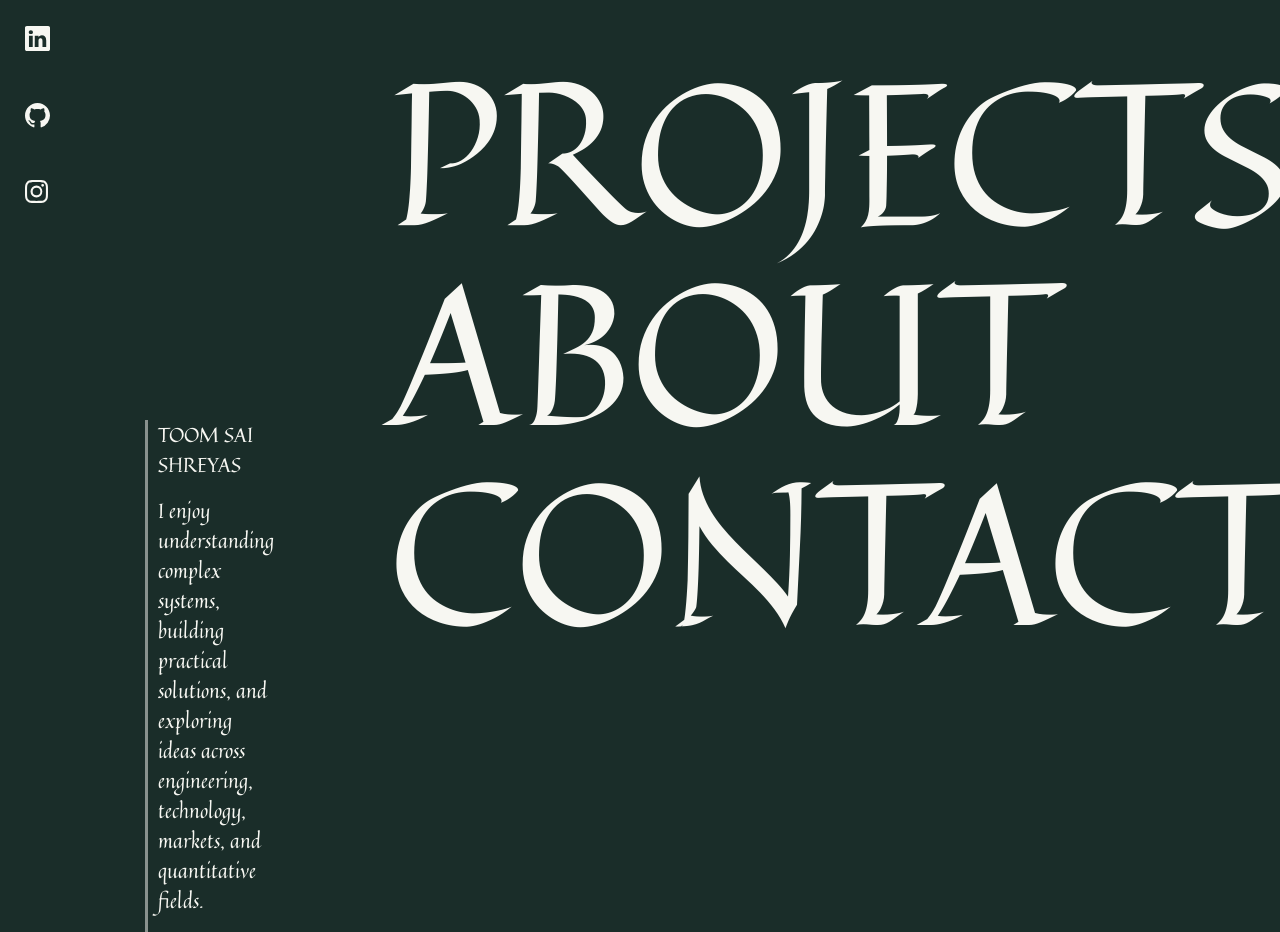
<file: index.html>
<!DOCTYPE html>
<html lang="en">

<head>
    <meta charset="UTF-8">
    <meta name="viewport" content="width=device-width, initial-scale=1.0">
    <link rel="preconnect" href="https://fonts.googleapis.com">
    <link rel="preconnect" href="https://fonts.gstatic.com" crossorigin>
    <link href="https://fonts.googleapis.com/css2?family=Quintessential&family=Raleway:wght@700&display=swap"
        rel="stylesheet">
    <link rel="stylesheet" href="https://cdn.jsdelivr.net/npm/bootstrap@4.5.3/dist/css/bootstrap.min.css"
        integrity="sha384-TX8t27EcRE3e/ihU7zmQxVncDAy5uIKz4rEkgIXeMed4M0jlfIDPvg6uqKI2xXr2" crossorigin="anonymous">
    <link rel="stylesheet" href="css/home.css">
    <link rel="apple-touch-icon" sizes="180x180" href="assets/favicon_io/apple-touch-icon.png">
    <link rel="icon" type="image/png" sizes="32x32" href="assets/favicon_io/favicon-32x32.png">
    <link rel="icon" type="image/png" sizes="16x16" href="assets/favicon_io/favicon-16x16.png">
    <link rel="manifest" href="assets/favicon_io/site.webmanifest">
    <title>T Sai Shreyas</title>
</head>

<body>
    <div class="landing d-inline-flex flex-row text-light">
        <nav class="nav flex-column left-bar">
            <a class="nav-link icon LinkedIn" href="https://www.linkedin.com/in/sai-shreyas-602014311" target="_blank">
                <svg xmlns="http://www.w3.org/2000/svg" width="25" height="25" fill="currentColor"
                    class="bi bi-linkedin" viewBox="0 0 16 16">
                    <path
                        d="M0 1.146C0 .513.526 0 1.175 0h13.65C15.474 0 16 .513 16 1.146v13.708c0 .633-.526 1.146-1.175 1.146H1.175C.526 16 0 15.487 0 14.854zm4.943 12.248V6.169H2.542v7.225zm-1.2-8.212c.837 0 1.358-.554 1.358-1.248-.015-.709-.52-1.248-1.342-1.248S2.4 3.226 2.4 3.934c0 .694.521 1.248 1.327 1.248zm4.908 8.212V9.359c0-.216.016-.432.08-.586.173-.431.568-.878 1.232-.878.869 0 1.216.662 1.216 1.634v3.865h2.401V9.25c0-2.22-1.184-3.252-2.764-3.252-1.274 0-1.845.7-2.165 1.193v.025h-.016l.016-.025V6.169h-2.4c.03.678 0 7.225 0 7.225z" />
                </svg>
            </a>
            <a class="nav-link icon github" href="https://github.com/saishreyast-ui" target="_blank">
                <svg xmlns="http://www.w3.org/2000/svg" width="25" height="25" fill="currentColor" class="bi bi-github"
                    viewBox="0 0 16 16">
                    <path
                        d="M8 0C3.58 0 0 3.58 0 8c0 3.54 2.29 6.53 5.47 7.59.4.07.55-.17.55-.38 0-.19-.01-.82-.01-1.49-2.01.37-2.53-.49-2.69-.94-.09-.23-.48-.94-.82-1.13-.28-.15-.68-.52-.01-.53.63-.01 1.08.58 1.23.82.72 1.21 1.87.87 2.33.66.07-.52.28-.87.51-1.07-1.78-.2-3.64-.89-3.64-3.95 0-.87.31-1.59.82-2.15-.08-.2-.36-1.02.08-2.12 0 0 .67-.21 2.2.82.64-.18 1.32-.27 2-.27s1.36.09 2 .27c1.53-1.04 2.2-.82 2.2-.82.44 1.1.16 1.92.08 2.12.51.56.82 1.27.82 2.15 0 3.07-1.87 3.75-3.65 3.95.29.25.54.73.54 1.48 0 1.07-.01 1.93-.01 2.2 0 .21.15.46.55.38A8.01 8.01 0 0 0 16 8c0-4.42-3.58-8-8-8" />
                </svg>
            </a>
            <!-- <a class="nav-link icon Threads" href="#">
                <svg xmlns="http://www.w3.org/2000/svg" width="25" height="25" fill="currentColor" class="bi bi-threads" viewBox="0 0 16 16">
                    <path d="M6.321 6.016c-.27-.18-1.166-.802-1.166-.802.756-1.081 1.753-1.502 3.132-1.502.975 0 1.803.327 2.394.948s.928 1.509 1.005 2.644q.492.207.905.484c1.109.745 1.719 1.86 1.719 3.137 0 2.716-2.226 5.075-6.256 5.075C4.594 16 1 13.987 1 7.994 1 2.034 4.482 0 8.044 0 9.69 0 13.55.243 15 5.036l-1.36.353C12.516 1.974 10.163 1.43 8.006 1.43c-3.565 0-5.582 2.171-5.582 6.79 0 4.143 2.254 6.343 5.63 6.343 2.777 0 4.847-1.443 4.847-3.556 0-1.438-1.208-2.127-1.27-2.127-.236 1.234-.868 3.31-3.644 3.31-1.618 0-3.013-1.118-3.013-2.582 0-2.09 1.984-2.847 3.55-2.847.586 0 1.294.04 1.663.114 0-.637-.54-1.728-1.9-1.728-1.25 0-1.566.405-1.967.868ZM8.716 8.19c-2.04 0-2.304.87-2.304 1.416 0 .878 1.043 1.168 1.6 1.168 1.02 0 2.067-.282 2.232-2.423a6.2 6.2 0 0 0-1.528-.161"/>
                </svg>
            </a> -->
            <a href="https://www.instagram.com/shreyyyy_2006/" class="nav-link icon insta" target="_blank">
                <svg xmlns="http://www.w3.org/2000/svg" width="23" height="25" fill="currentColor"
                    class="bi bi-instagram" viewBox="0 0 16 16">
                    <path
                        d="M8 0C5.829 0 5.556.01 4.703.048 3.85.088 3.269.222 2.76.42a3.9 3.9 0 0 0-1.417.923A3.9 3.9 0 0 0 .42 2.76C.222 3.268.087 3.85.048 4.7.01 5.555 0 5.827 0 8.001c0 2.172.01 2.444.048 3.297.04.852.174 1.433.372 1.942.205.526.478.972.923 1.417.444.445.89.719 1.416.923.51.198 1.09.333 1.942.372C5.555 15.99 5.827 16 8 16s2.444-.01 3.298-.048c.851-.04 1.434-.174 1.943-.372a3.9 3.9 0 0 0 1.416-.923c.445-.445.718-.891.923-1.417.197-.509.332-1.09.372-1.942C15.99 10.445 16 10.173 16 8s-.01-2.445-.048-3.299c-.04-.851-.175-1.433-.372-1.941a3.9 3.9 0 0 0-.923-1.417A3.9 3.9 0 0 0 13.24.42c-.51-.198-1.092-.333-1.943-.372C10.443.01 10.172 0 7.998 0zm-.717 1.442h.718c2.136 0 2.389.007 3.232.046.78.035 1.204.166 1.486.275.373.145.64.319.92.599s.453.546.598.92c.11.281.24.705.275 1.485.039.843.047 1.096.047 3.231s-.008 2.389-.047 3.232c-.035.78-.166 1.203-.275 1.485a2.5 2.5 0 0 1-.599.919c-.28.28-.546.453-.92.598-.28.11-.704.24-1.485.276-.843.038-1.096.047-3.232.047s-2.39-.009-3.233-.047c-.78-.036-1.203-.166-1.485-.276a2.5 2.5 0 0 1-.92-.598 2.5 2.5 0 0 1-.6-.92c-.109-.281-.24-.705-.275-1.485-.038-.843-.046-1.096-.046-3.233s.008-2.388.046-3.231c.036-.78.166-1.204.276-1.486.145-.373.319-.64.599-.92s.546-.453.92-.598c.282-.11.705-.24 1.485-.276.738-.034 1.024-.044 2.515-.045zm4.988 1.328a.96.96 0 1 0 0 1.92.96.96 0 0 0 0-1.92m-4.27 1.122a4.109 4.109 0 1 0 0 8.217 4.109 4.109 0 0 0 0-8.217m0 1.441a2.667 2.667 0 1 1 0 5.334 2.667 2.667 0 0 1 0-5.334" />
                </svg>
            </a>

        </nav>
        <section class="txt">
            <p class="name">TOOM SAI SHREYAS</p>
            <p class="summary">I enjoy understanding complex systems, building practical solutions,
                 and exploring ideas across engineering, technology, markets, and quantitative fields.</p>
        </section>
        <nav class="nav flex-column mid-bar">
            <a class="nav-link page" href="pages/projects.html">PROJECTS</a>
            <a class="nav-link page" href="pages/about.html">ABOUT</a>
            <a class="nav-link page" href="pages/contact.html">CONTACT</a>
        </nav>
    </div>
</body>
</html>
</file>
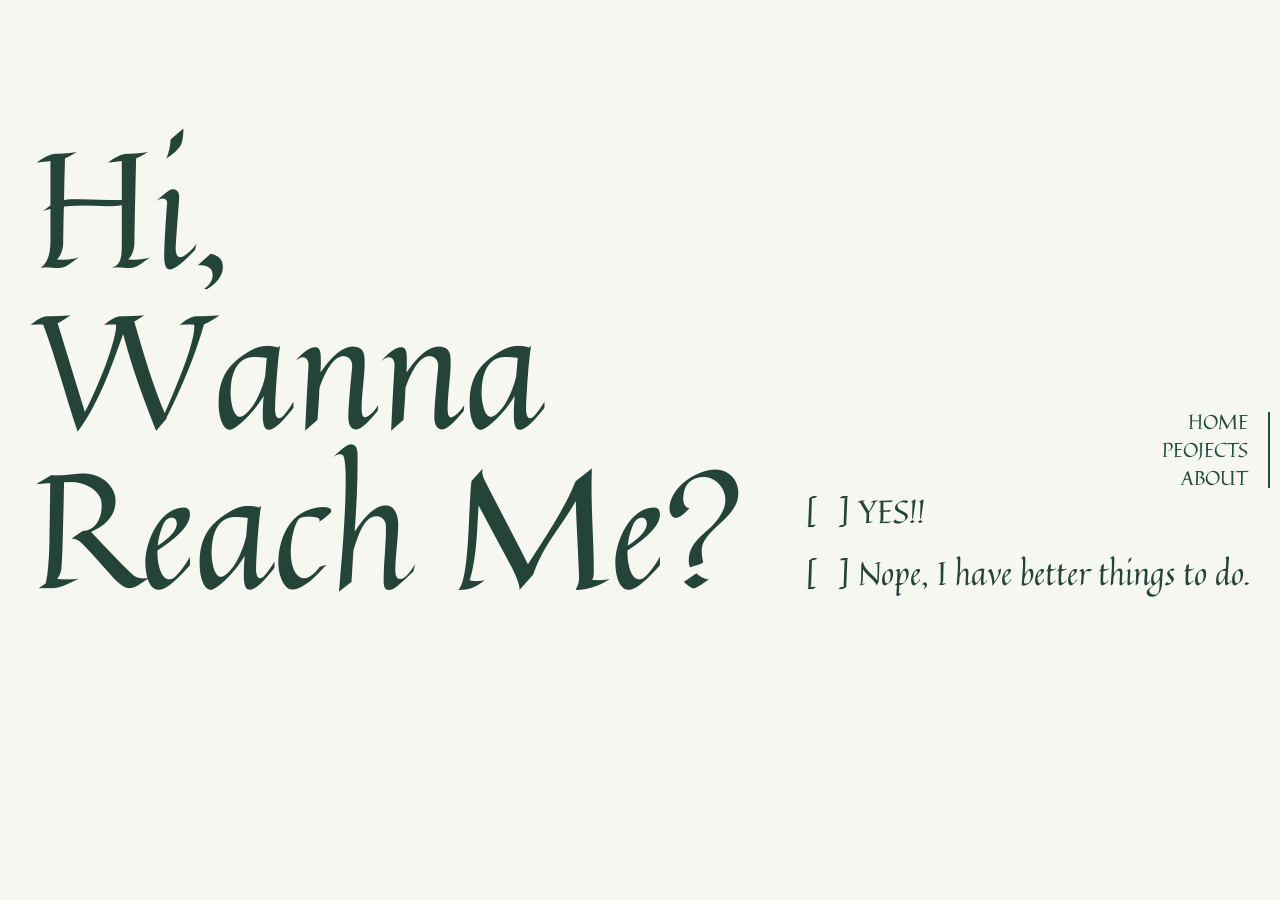
<file: contact.html>
<!DOCTYPE html>
<html lang="en">
<head>
    <meta charset="UTF-8">
    <meta name="viewport" content="width=device-width, initial-scale=1.0">
    <link rel="preconnect" href="https://fonts.googleapis.com">
    <link rel="preconnect" href="https://fonts.gstatic.com" crossorigin>
    <link href="https://fonts.googleapis.com/css2?family=Quintessential&family=Raleway:wght@700&display=swap" rel="stylesheet">
    <link rel="stylesheet" href="https://cdn.jsdelivr.net/npm/bootstrap@4.5.3/dist/css/bootstrap.min.css" integrity="sha384-TX8t27EcRE3e/ihU7zmQxVncDAy5uIKz4rEkgIXeMed4M0jlfIDPvg6uqKI2xXr2" crossorigin="anonymous">
    <link rel="stylesheet" href="contact.css">
    <title>T Sai Shreyas</title>
</head>
<body>
    <div class = "d-inline-flex flex-row">
        <h1>Hi,<br>
            Wanna<br>
            Reach Me?
        </h1>
        <div class = "d-flex flex-column">
            <div class = "response">
                <div class="yes-info">
                    <p>Email: <a href="mailto:saishreyast@gmail.com" target="_blank" class="ref">saishreyast@gmail.com</a><br>
                        Socials: <a href="https://www.linkedin.com/in/sai-shreyas-602014311" class="ref" target = "_blank">LinkedIn</a> / <a href="https://www.instagram.com/shreyyyy_2006/" class="ref" target = "_blank">Instagram</a></p>
                </div>
                <div class="no-info">
                    <p>You said no, that's fine <br>
                       Shreyas definitely won't cry <br>
                       His inbox disagrees <br>
                <span class="indent">- Haiku by ChatGPT</span></p>
                </div>
            </div>
            <div class = "choices d-flex flex-column">
                <button class = "btn yes"><span class ="brackets">[<span class = "x">X</span>]</span> YES!!</button>
                <button class = "btn no"><span class ="brackets">[<span class = "x">X</span>]</span> Nope, I have better things to do.</button>
            </div>
        </div>
        <nav class="side-nav d-flex flex-column">
            <a href="#" class="jump">HOME</a>
            <a href="#" class="jump">PEOJECTS</a>
            <a href="#" class="jump">ABOUT</a>
        </nav>
    </div>
    <script src="contact.js"></script>
</body>
</html>
</file>
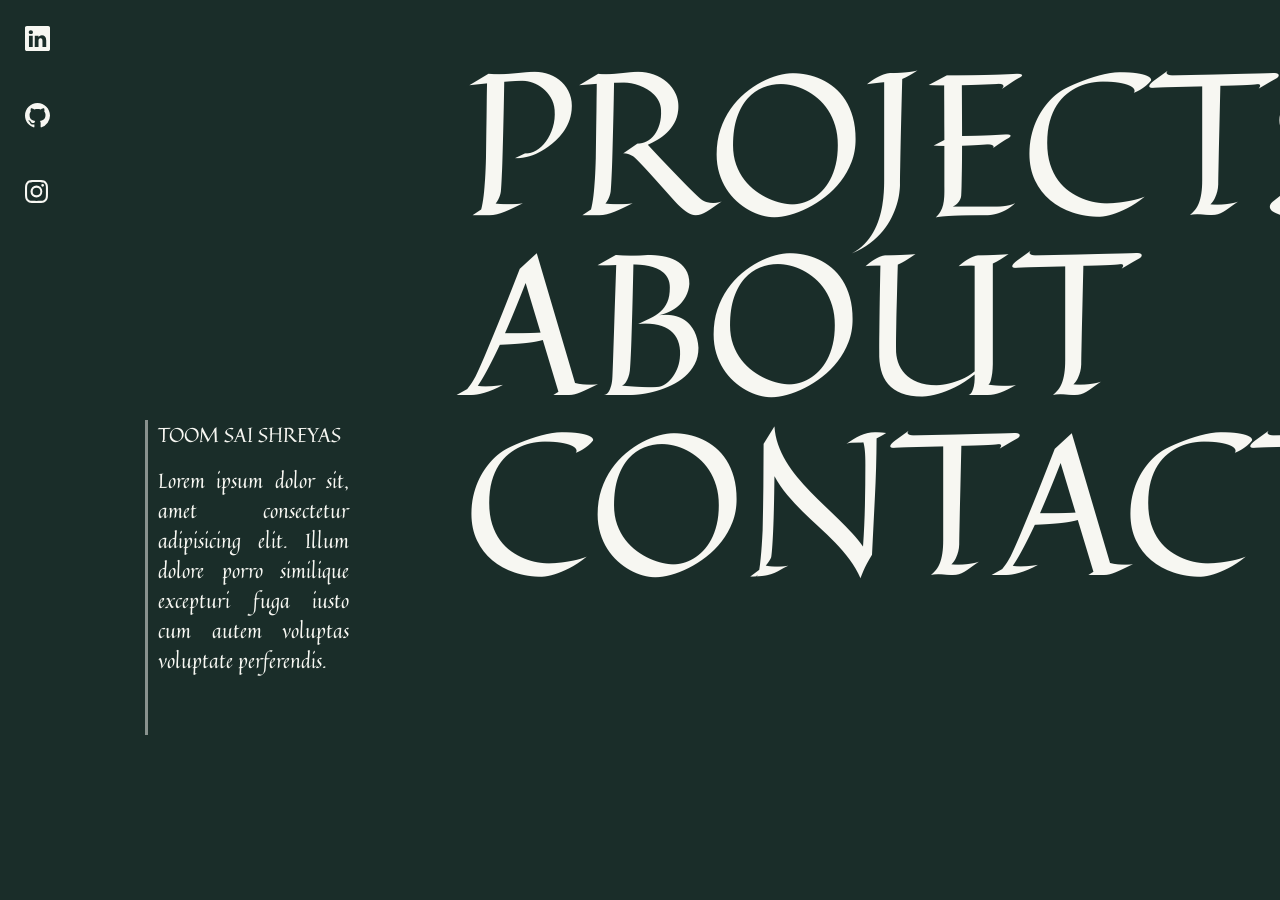
<file: home.html>
<!DOCTYPE html>
<html lang="en">
<head>
    <meta charset="UTF-8">
    <meta name="viewport" content="width=device-width, initial-scale=1.0">
    <link rel="preconnect" href="https://fonts.googleapis.com">
    <link rel="preconnect" href="https://fonts.gstatic.com" crossorigin>
    <link href="https://fonts.googleapis.com/css2?family=Quintessential&family=Raleway:wght@700&display=swap" rel="stylesheet">
    <link rel="stylesheet" href="https://cdn.jsdelivr.net/npm/bootstrap@4.5.3/dist/css/bootstrap.min.css" integrity="sha384-TX8t27EcRE3e/ihU7zmQxVncDAy5uIKz4rEkgIXeMed4M0jlfIDPvg6uqKI2xXr2" crossorigin="anonymous">
    <link rel="stylesheet" href="home.css">
    <title>T Sai Shreyas</title>
</head>
<body>
    <div class="landing d-inline-flex flex-row text-light">
        <nav class="nav flex-column left-bar">
            <a class="nav-link icon LinkedIn" href="https://www.linkedin.com/in/sai-shreyas-602014311" target="_blank">
                <svg xmlns="http://www.w3.org/2000/svg" width="25" height="25" fill="currentColor" class="bi bi-linkedin" viewBox="0 0 16 16">
                    <path d="M0 1.146C0 .513.526 0 1.175 0h13.65C15.474 0 16 .513 16 1.146v13.708c0 .633-.526 1.146-1.175 1.146H1.175C.526 16 0 15.487 0 14.854zm4.943 12.248V6.169H2.542v7.225zm-1.2-8.212c.837 0 1.358-.554 1.358-1.248-.015-.709-.52-1.248-1.342-1.248S2.4 3.226 2.4 3.934c0 .694.521 1.248 1.327 1.248zm4.908 8.212V9.359c0-.216.016-.432.08-.586.173-.431.568-.878 1.232-.878.869 0 1.216.662 1.216 1.634v3.865h2.401V9.25c0-2.22-1.184-3.252-2.764-3.252-1.274 0-1.845.7-2.165 1.193v.025h-.016l.016-.025V6.169h-2.4c.03.678 0 7.225 0 7.225z"/>
                </svg>
            </a>
            <a class="nav-link icon github" href="https://github.com/saishreyast-ui" target="_blank">
                <svg xmlns="http://www.w3.org/2000/svg" width="25" height="25" fill="currentColor" class="bi bi-github" viewBox="0 0 16 16">
                    <path d="M8 0C3.58 0 0 3.58 0 8c0 3.54 2.29 6.53 5.47 7.59.4.07.55-.17.55-.38 0-.19-.01-.82-.01-1.49-2.01.37-2.53-.49-2.69-.94-.09-.23-.48-.94-.82-1.13-.28-.15-.68-.52-.01-.53.63-.01 1.08.58 1.23.82.72 1.21 1.87.87 2.33.66.07-.52.28-.87.51-1.07-1.78-.2-3.64-.89-3.64-3.95 0-.87.31-1.59.82-2.15-.08-.2-.36-1.02.08-2.12 0 0 .67-.21 2.2.82.64-.18 1.32-.27 2-.27s1.36.09 2 .27c1.53-1.04 2.2-.82 2.2-.82.44 1.1.16 1.92.08 2.12.51.56.82 1.27.82 2.15 0 3.07-1.87 3.75-3.65 3.95.29.25.54.73.54 1.48 0 1.07-.01 1.93-.01 2.2 0 .21.15.46.55.38A8.01 8.01 0 0 0 16 8c0-4.42-3.58-8-8-8"/>
                </svg>
            </a>
            <!-- <a class="nav-link icon Threads" href="#">
                <svg xmlns="http://www.w3.org/2000/svg" width="25" height="25" fill="currentColor" class="bi bi-threads" viewBox="0 0 16 16">
                    <path d="M6.321 6.016c-.27-.18-1.166-.802-1.166-.802.756-1.081 1.753-1.502 3.132-1.502.975 0 1.803.327 2.394.948s.928 1.509 1.005 2.644q.492.207.905.484c1.109.745 1.719 1.86 1.719 3.137 0 2.716-2.226 5.075-6.256 5.075C4.594 16 1 13.987 1 7.994 1 2.034 4.482 0 8.044 0 9.69 0 13.55.243 15 5.036l-1.36.353C12.516 1.974 10.163 1.43 8.006 1.43c-3.565 0-5.582 2.171-5.582 6.79 0 4.143 2.254 6.343 5.63 6.343 2.777 0 4.847-1.443 4.847-3.556 0-1.438-1.208-2.127-1.27-2.127-.236 1.234-.868 3.31-3.644 3.31-1.618 0-3.013-1.118-3.013-2.582 0-2.09 1.984-2.847 3.55-2.847.586 0 1.294.04 1.663.114 0-.637-.54-1.728-1.9-1.728-1.25 0-1.566.405-1.967.868ZM8.716 8.19c-2.04 0-2.304.87-2.304 1.416 0 .878 1.043 1.168 1.6 1.168 1.02 0 2.067-.282 2.232-2.423a6.2 6.2 0 0 0-1.528-.161"/>
                </svg>
            </a> -->
            <a href="https://www.instagram.com/shreyyyy_2006/" class="nav-link icon insta" target="_blank">
                <svg xmlns="http://www.w3.org/2000/svg" width="23" height="25" fill="currentColor" class="bi bi-instagram" viewBox="0 0 16 16">
                    <path d="M8 0C5.829 0 5.556.01 4.703.048 3.85.088 3.269.222 2.76.42a3.9 3.9 0 0 0-1.417.923A3.9 3.9 0 0 0 .42 2.76C.222 3.268.087 3.85.048 4.7.01 5.555 0 5.827 0 8.001c0 2.172.01 2.444.048 3.297.04.852.174 1.433.372 1.942.205.526.478.972.923 1.417.444.445.89.719 1.416.923.51.198 1.09.333 1.942.372C5.555 15.99 5.827 16 8 16s2.444-.01 3.298-.048c.851-.04 1.434-.174 1.943-.372a3.9 3.9 0 0 0 1.416-.923c.445-.445.718-.891.923-1.417.197-.509.332-1.09.372-1.942C15.99 10.445 16 10.173 16 8s-.01-2.445-.048-3.299c-.04-.851-.175-1.433-.372-1.941a3.9 3.9 0 0 0-.923-1.417A3.9 3.9 0 0 0 13.24.42c-.51-.198-1.092-.333-1.943-.372C10.443.01 10.172 0 7.998 0zm-.717 1.442h.718c2.136 0 2.389.007 3.232.046.78.035 1.204.166 1.486.275.373.145.64.319.92.599s.453.546.598.92c.11.281.24.705.275 1.485.039.843.047 1.096.047 3.231s-.008 2.389-.047 3.232c-.035.78-.166 1.203-.275 1.485a2.5 2.5 0 0 1-.599.919c-.28.28-.546.453-.92.598-.28.11-.704.24-1.485.276-.843.038-1.096.047-3.232.047s-2.39-.009-3.233-.047c-.78-.036-1.203-.166-1.485-.276a2.5 2.5 0 0 1-.92-.598 2.5 2.5 0 0 1-.6-.92c-.109-.281-.24-.705-.275-1.485-.038-.843-.046-1.096-.046-3.233s.008-2.388.046-3.231c.036-.78.166-1.204.276-1.486.145-.373.319-.64.599-.92s.546-.453.92-.598c.282-.11.705-.24 1.485-.276.738-.034 1.024-.044 2.515-.045zm4.988 1.328a.96.96 0 1 0 0 1.92.96.96 0 0 0 0-1.92m-4.27 1.122a4.109 4.109 0 1 0 0 8.217 4.109 4.109 0 0 0 0-8.217m0 1.441a2.667 2.667 0 1 1 0 5.334 2.667 2.667 0 0 1 0-5.334"/>
                </svg>
            </a>
            
        </nav>
        <section class="txt">
            <p class="name">TOOM SAI SHREYAS</p>
            <p class="summary">Lorem ipsum dolor sit, amet consectetur adipisicing elit. Illum dolore porro similique excepturi fuga iusto cum autem voluptas voluptate perferendis.</p>
        </section>
        <nav class="nav flex-column mid-bar">
            <a class="nav-link page" href="#">PROJECTS</a>
            <a class="nav-link page" href="#">ABOUT</a>
            <a class="nav-link page" href="#">CONTACT</a>
        </nav>
    </div>
</body>
</html>
</file>
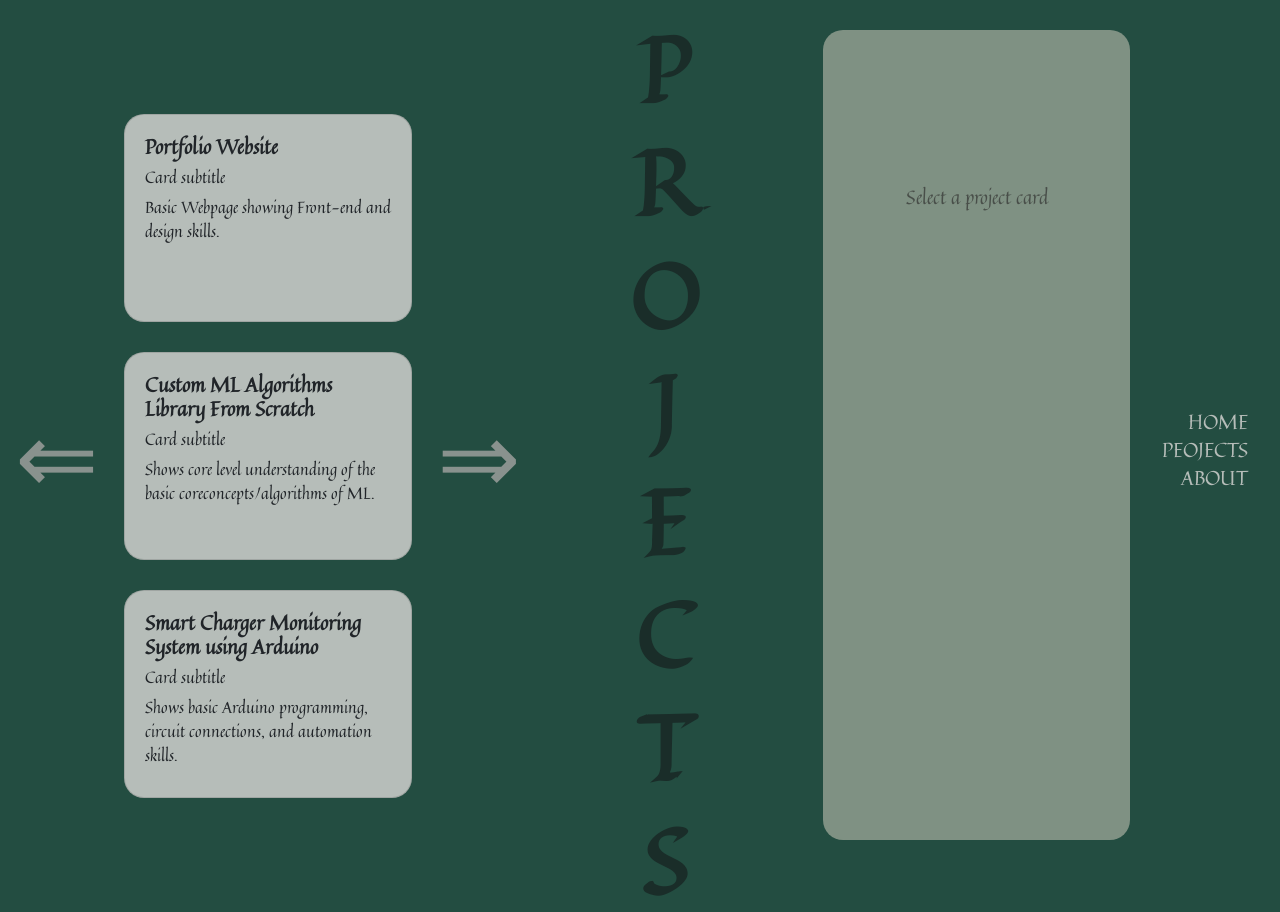
<file: projects.html>
<!DOCTYPE html>
<html lang="en">
<head>
    <meta charset="UTF-8">
    <meta name="viewport" content="width=device-width, initial-scale=1.0">
    <link rel="preconnect" href="https://fonts.googleapis.com">
    <link rel="preconnect" href="https://fonts.gstatic.com" crossorigin>
    <link href="https://fonts.googleapis.com/css2?family=Quintessential&family=Raleway:wght@700&display=swap" rel="stylesheet">
    <link rel="stylesheet" href="https://cdn.jsdelivr.net/npm/bootstrap@4.5.3/dist/css/bootstrap.min.css" integrity="sha384-TX8t27EcRE3e/ihU7zmQxVncDAy5uIKz4rEkgIXeMed4M0jlfIDPvg6uqKI2xXr2" crossorigin="anonymous">
    <link rel="stylesheet" href="projects.css">
    <title>T Sai Shreyas</title>
</head>
<body>
    <main class="project-page d-flex flex-row">
        <section class="carousel d-flex flex-row align-items-center justify-content-around align-items-center">
            <button class="arrow arrow-left flex-fill"><span>&#8656;</span></button>
            <div class="carousel-stage flex-fill d-flex flex-column">
                <!-- Use JS to place cards here -->
            </div>
            <button class="arrow arrow-right flex-fill"><span>&#8658;</span></button>
        </section>
        <section class="project"><h1 class="vert-tit">PROJECTS</h1></section>
        <section class="viewer">
            <!-- Use JS to place elaborate info internal page of selected project here -->
             <div class="show-project selected">
                <div class="view-content"><p>Select a project card</p></div>
             </div>
        </section>
        <nav class="side-nav d-flex flex-column">
            <a href="#" class="jump">HOME</a>
            <a href="#" class="jump">PEOJECTS</a>
            <a href="#" class="jump">ABOUT</a>
        </nav>
    </main>
    <script src="projects.js"></script>
</body>
</html>
</file>
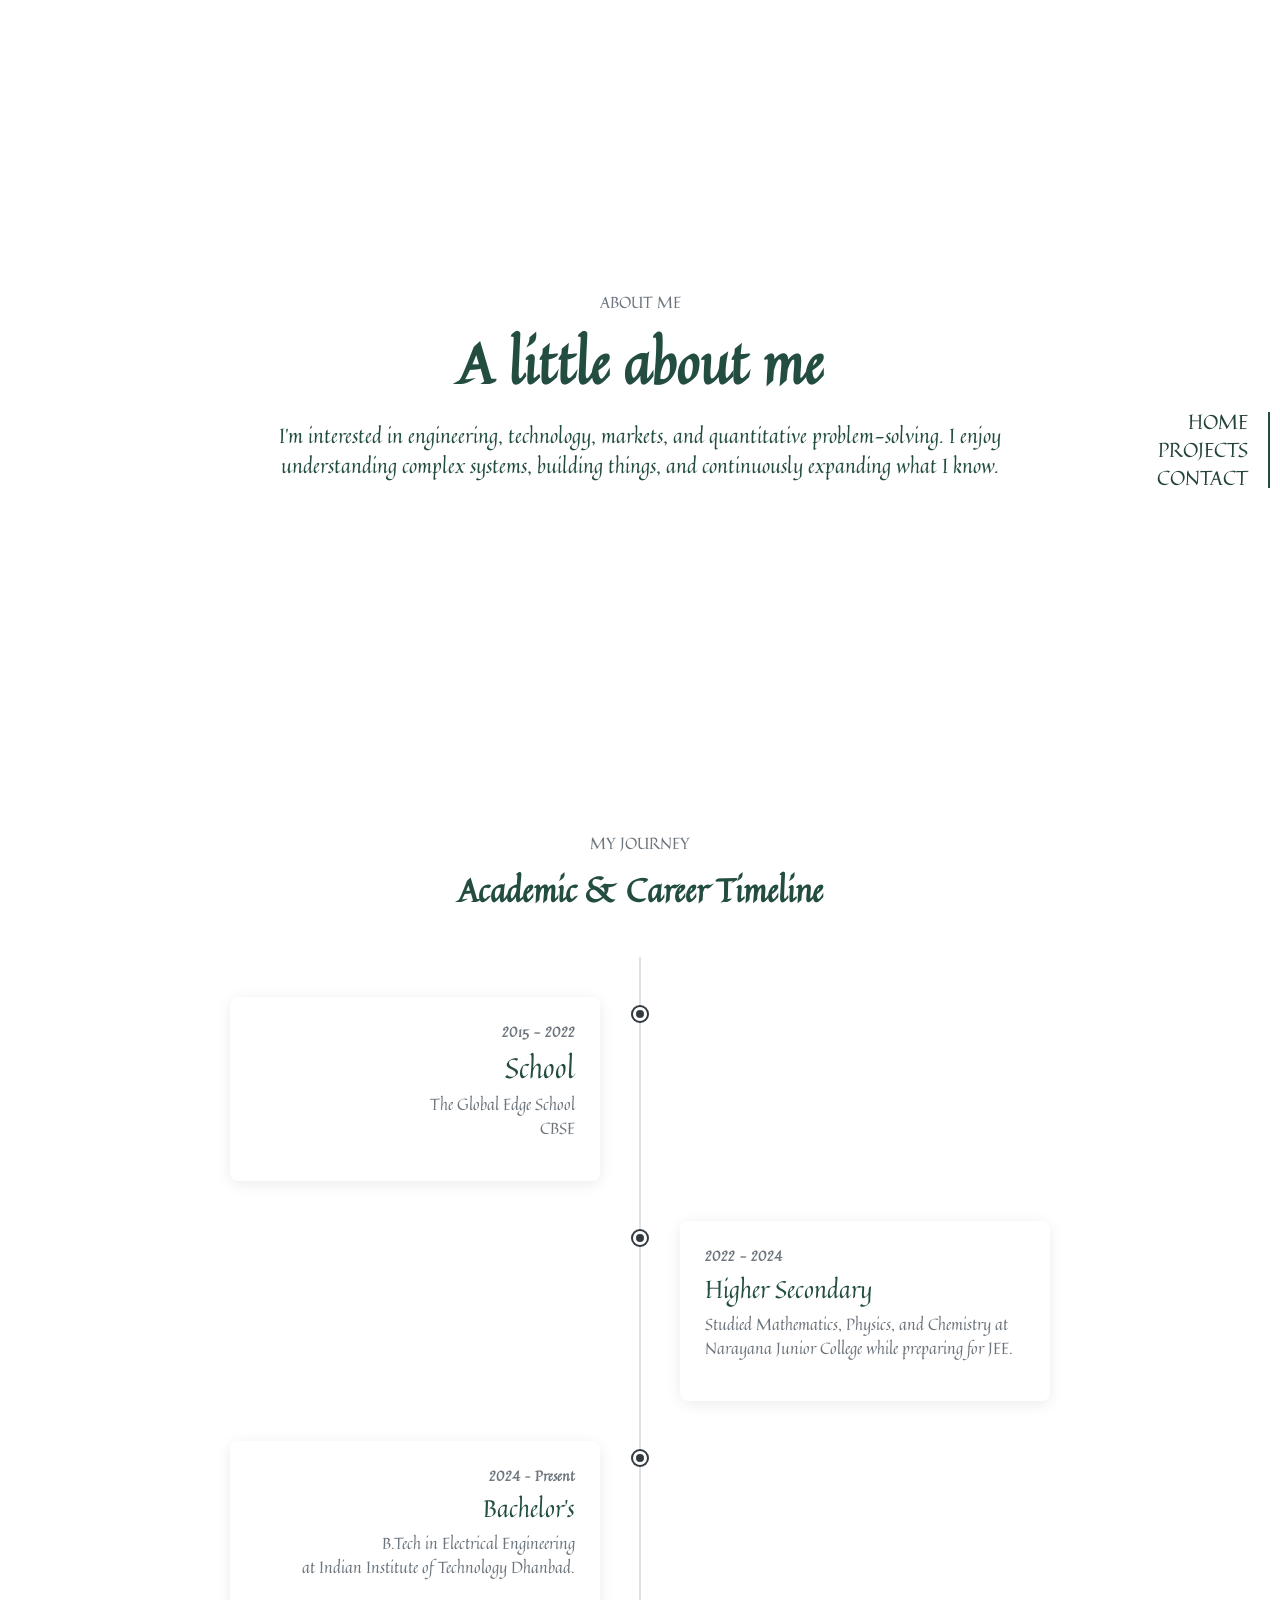
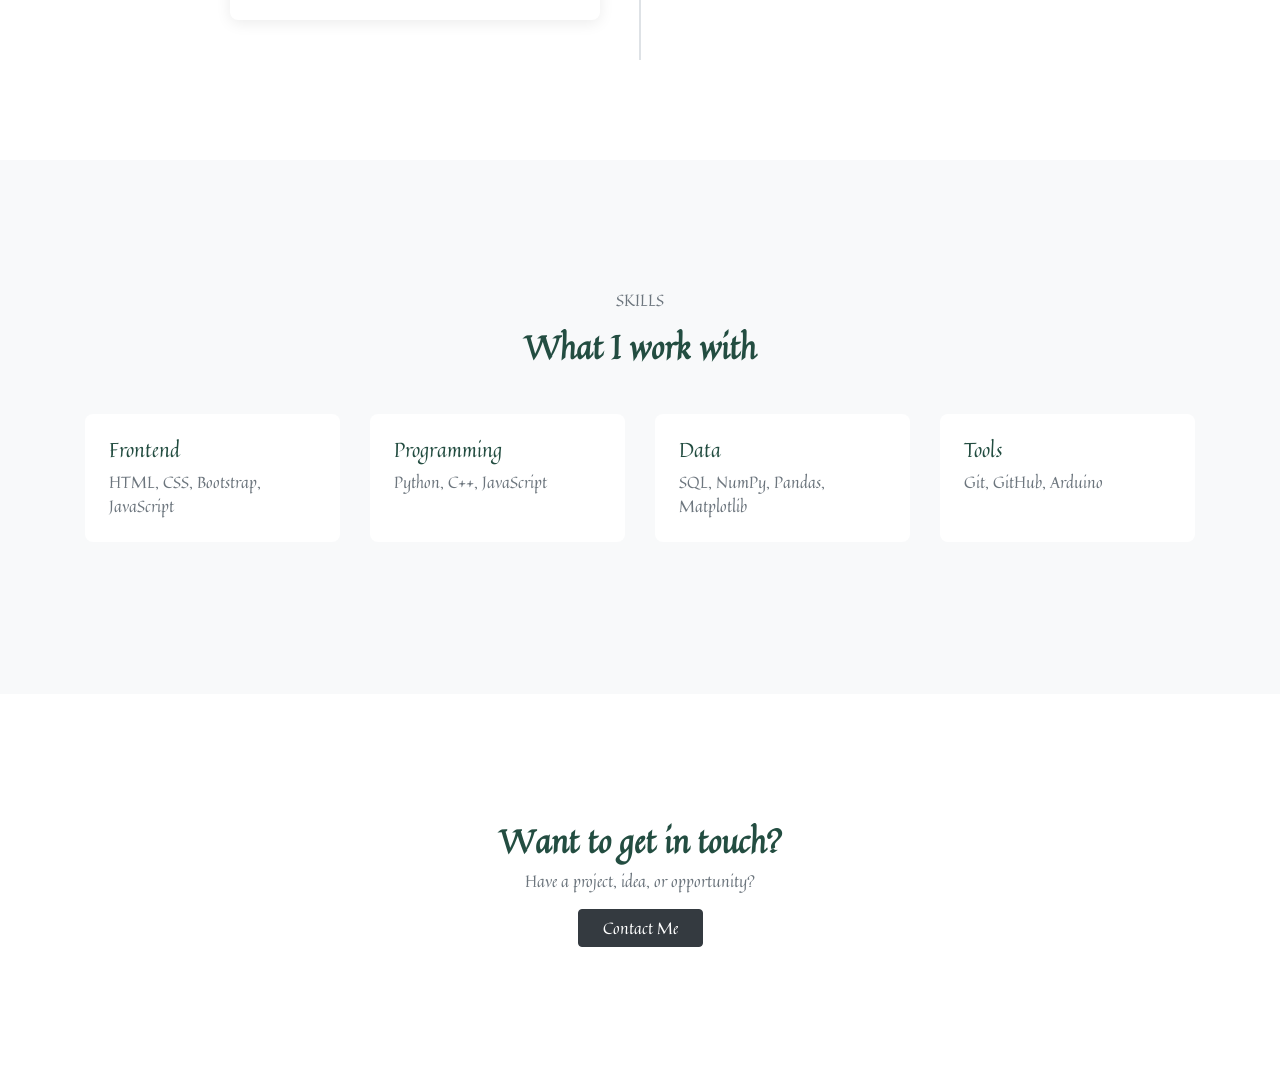
<file: pages/about.html>
<!DOCTYPE html>
<html lang="en">

<head>
    <meta charset="UTF-8">
    <meta name="viewport" content="width=device-width, initial-scale=1.0">
    <link rel="preconnect" href="https://fonts.googleapis.com">
    <link rel="preconnect" href="https://fonts.gstatic.com" crossorigin>
    <link href="https://fonts.googleapis.com/css2?family=Quintessential&family=Raleway:wght@700&display=swap"
        rel="stylesheet">
    <link rel="stylesheet" href="https://cdn.jsdelivr.net/npm/bootstrap@4.5.3/dist/css/bootstrap.min.css"
        integrity="sha384-TX8t27EcRE3e/ihU7zmQxVncDAy5uIKz4rEkgIXeMed4M0jlfIDPvg6uqKI2xXr2" crossorigin="anonymous">
    <link rel="stylesheet" href="../css/about.css">
    <link rel="apple-touch-icon" sizes="180x180" href="../assets/favicon_io/apple-touch-icon.png">
    <link rel="icon" type="image/png" sizes="32x32" href="../assets/favicon_io/favicon-32x32.png">
    <link rel="icon" type="image/png" sizes="16x16" href="../assets/favicon_io/favicon-16x16.png">
    <link rel="manifest" href="../assets/favicon_io/site.webmanifest">
    <title>About | T Sai Shreyas</title>
</head>

<body>
    <nav class="side-nav d-flex flex-column">
        <a href="../index.html" class="jump">HOME</a>
        <a href="projects.html" class="jump">PROJECTS</a>
        <a href="contact.html" class="jump">CONTACT</a>
    </nav>
    <section class="about-intro">
        <div class="container">
            <div class="row justify-content-center">
                <div class="col-lg-8 text-center">
                    <p class="text-uppercase text-muted">
                        About Me
                    </p>
                    <h1 class="display-4 font-weight-bold">
                        A little about me
                    </h1>
                    <p class="lead mt-4">
                        I'm interested in engineering, technology, markets, and quantitative problem-solving. I enjoy
                        understanding complex systems, building things, and continuously expanding what I know.
                    </p>
                </div>
            </div>
        </div>
    </section>

    <section class="timeline-section">

        <div class="container">

            <div class="text-center mb-5">
                <p class="text-uppercase text-muted">
                    My Journey
                </p>
                <h2 class="font-weight-bold">
                    Academic & Career Timeline
                </h2>
            </div>

            <div class="timeline">
                <div class="timeline-item">
                    <div class="timeline-dot"></div>
                    <div class="timeline-content">
                        <span class="timeline-year">
                            2015 - 2022
                        </span>
                        <h3>
                            School
                        </h3>
                        <p class="text-muted">
                            The Global Edge School <br>
                            CBSE
                        </p>
                    </div>
                </div>

                <div class="timeline-item">
                    <div class="timeline-dot"></div>
                    <div class="timeline-content">
                        <span class="timeline-year">
                            2022 - 2024
                        </span>
                        <h4>
                            Higher Secondary
                        </h4>
                        <p class="text-muted">
                            Studied Mathematics, Physics, and Chemistry at
                            Narayana Junior College while preparing for JEE.
                        </p>
                    </div>
                </div>

                <div class="timeline-item">
                    <div class="timeline-dot"></div>
                    <div class="timeline-content">
                        <span class="timeline-year">
                            2024 – Present
                        </span>
                        <h4>
                            Bachelor's
                        </h4>
                        <p class="text-muted">
                            B.Tech in Electrical Engineering <br>
                            at Indian Institute of Technology Dhanbad.
                        </p>
                    </div>
                </div>

                <!-- <div class="timeline-item">
                    <div class="timeline-dot"></div>
                    <div class="timeline-content">
                        <span class="timeline-year">
                            Future
                        </span>
                        <h4>
                            Internship
                        </h4>
                        <p class="text-muted">
                            This section can be updated when you
                            complete an internship.
                        </p>
                    </div>
                </div> -->

                <!-- <div class="timeline-item">
                    <div class="timeline-dot"></div>
                    <div class="timeline-content">
                        <span class="timeline-year">
                            Future
                        </span>
                        <h4>
                            Professional Experience
                        </h4>
                        <p class="text-muted">
                            Future roles, jobs, or professional
                            experiences can be added here.
                        </p>
                    </div>
                </div> -->
            </div>
        </div>
    </section>

    <section class="skills-section bg-light">
        <div class="container py-5">
            <div class="text-center mb-5">
                <p class="text-uppercase text-muted">
                    Skills
                </p>

                <h2 class="font-weight-bold">
                    What I work with
                </h2>
            </div>

            <div class="row">
                <div class="col-md-3 mb-4">
                    <div class="skill-card bg-white p-4 h-100">
                        <h5>Frontend</h5>
                        <p class="text-muted mb-0">
                            HTML, CSS, Bootstrap, JavaScript
                        </p>
                    </div>
                </div>

                <div class="col-md-3 mb-4">
                    <div class="skill-card bg-white p-4 h-100">
                        <h5>Programming</h5>
                        <p class="text-muted mb-0">
                            Python, C++, JavaScript
                        </p>
                    </div>
                </div>

                <div class="col-md-3 mb-4">
                    <div class="skill-card bg-white p-4 h-100">
                        <h5>Data</h5>
                        <p class="text-muted mb-0">
                            SQL, NumPy, Pandas, Matplotlib
                        </p>
                    </div>
                </div>
                <div class="col-md-3 mb-4">
                    <div class="skill-card bg-white p-4 h-100">
                        <h5>Tools</h5>
                        <p class="text-muted mb-0">
                            Git, GitHub, Arduino
                        </p>
                    </div>
                </div>
            </div>
        </div>
    </section>

    <section class="contact-section">
        <div class="container text-center py-5">
            <h2 class="font-weight-bold">
                Want to get in touch?
            </h2>
            <p class="text-muted">
                Have a project, idea, or opportunity?
            </p>
            <a href="contact.html" class="btn btn-dark px-4">Contact Me</a>
        </div>
    </section>

    <script src="https://code.jquery.com/jquery-3.5.1.slim.min.js"></script>
    <script src="https://cdn.jsdelivr.net/npm/popper.js@1.16.1/dist/umd/popper.min.js"></script>
    <script src="https://cdn.jsdelivr.net/npm/bootstrap@4.5.3/dist/js/bootstrap.min.js"></script>

</body>
</html>
</file>
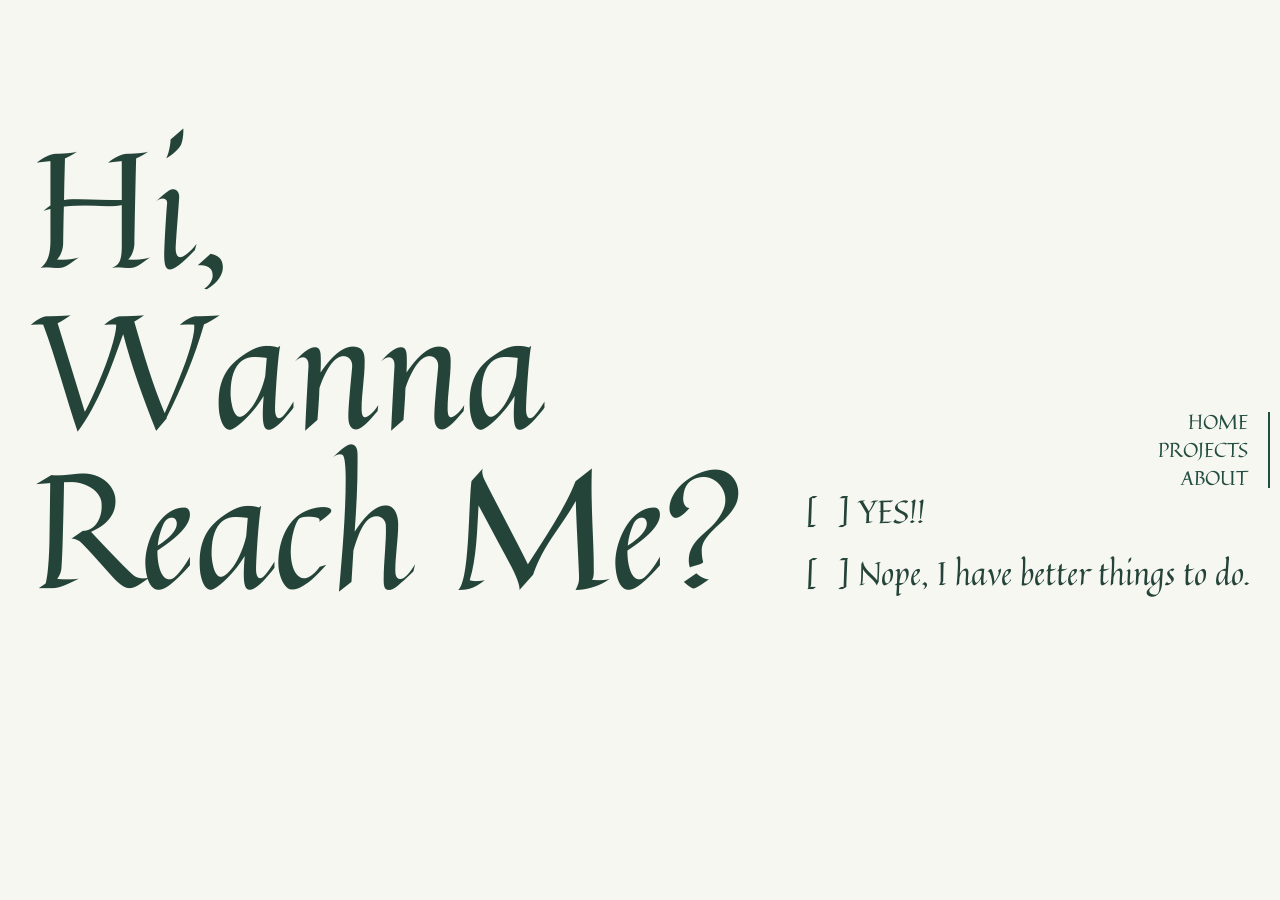
<file: pages/contact.html>
<!DOCTYPE html>
<html lang="en">

<head>
    <meta charset="UTF-8">
    <meta name="viewport" content="width=device-width, initial-scale=1.0">
    <link rel="preconnect" href="https://fonts.googleapis.com">
    <link rel="preconnect" href="https://fonts.gstatic.com" crossorigin>
    <link href="https://fonts.googleapis.com/css2?family=Quintessential&family=Raleway:wght@700&display=swap"
        rel="stylesheet">
    <link rel="stylesheet" href="https://cdn.jsdelivr.net/npm/bootstrap@4.5.3/dist/css/bootstrap.min.css"
        integrity="sha384-TX8t27EcRE3e/ihU7zmQxVncDAy5uIKz4rEkgIXeMed4M0jlfIDPvg6uqKI2xXr2" crossorigin="anonymous">
    <link rel="stylesheet" href="../css/contact.css">
    <link rel="apple-touch-icon" sizes="180x180" href="../assets/favicon_io/apple-touch-icon.png">
    <link rel="icon" type="image/png" sizes="32x32" href="../assets/favicon_io/favicon-32x32.png">
    <link rel="icon" type="image/png" sizes="16x16" href="../assets/favicon_io/favicon-16x16.png">
    <link rel="manifest" href="../assets/favicon_io/site.webmanifest">
    <title>contact | T Sai Shreyas</title>
</head>

<body>
    <div class="d-inline-flex flex-row">
        <h1>Hi,<br>
            Wanna<br>
            Reach Me?
        </h1>
        <div class="d-flex flex-column">
            <div class="response">
                <div class="yes-info">
                    <p>Email: <a href="mailto:saishreyast@gmail.com" class="ref">saishreyast@gmail.com</a><br>
                        Socials: <a href="https://www.linkedin.com/in/sai-shreyas-602014311" class="ref"
                            target="_blank">LinkedIn</a> / <a href="https://www.instagram.com/shreyyyy_2006/"
                            class="ref" target="_blank">Instagram</a></p>
                </div>
                <div class="no-info">
                    <p>You said no, that's fine <br>
                        Shreyas definitely won't cry <br>
                        His inbox disagrees <br>
                        <span class="indent">- Haiku by ChatGPT</span>
                    </p>
                </div>
            </div>
            <div class="choices d-flex flex-column">
                <button class="btn yes"><span class="brackets">[<span class="x">X</span>]</span> YES!!</button>
                <button class="btn no"><span class="brackets">[<span class="x">X</span>]</span> Nope, I have better
                    things to do.</button>
            </div>
        </div>
        <nav class="side-nav d-flex flex-column">
            <a href="../index.html" class="jump">HOME</a>
            <a href="projects.html" class="jump">PROJECTS</a>
            <a href="about.html" class="jump">ABOUT</a>
        </nav>
    </div>
    <script src="../js/contact.js"></script>
</body>

</html>
</file>
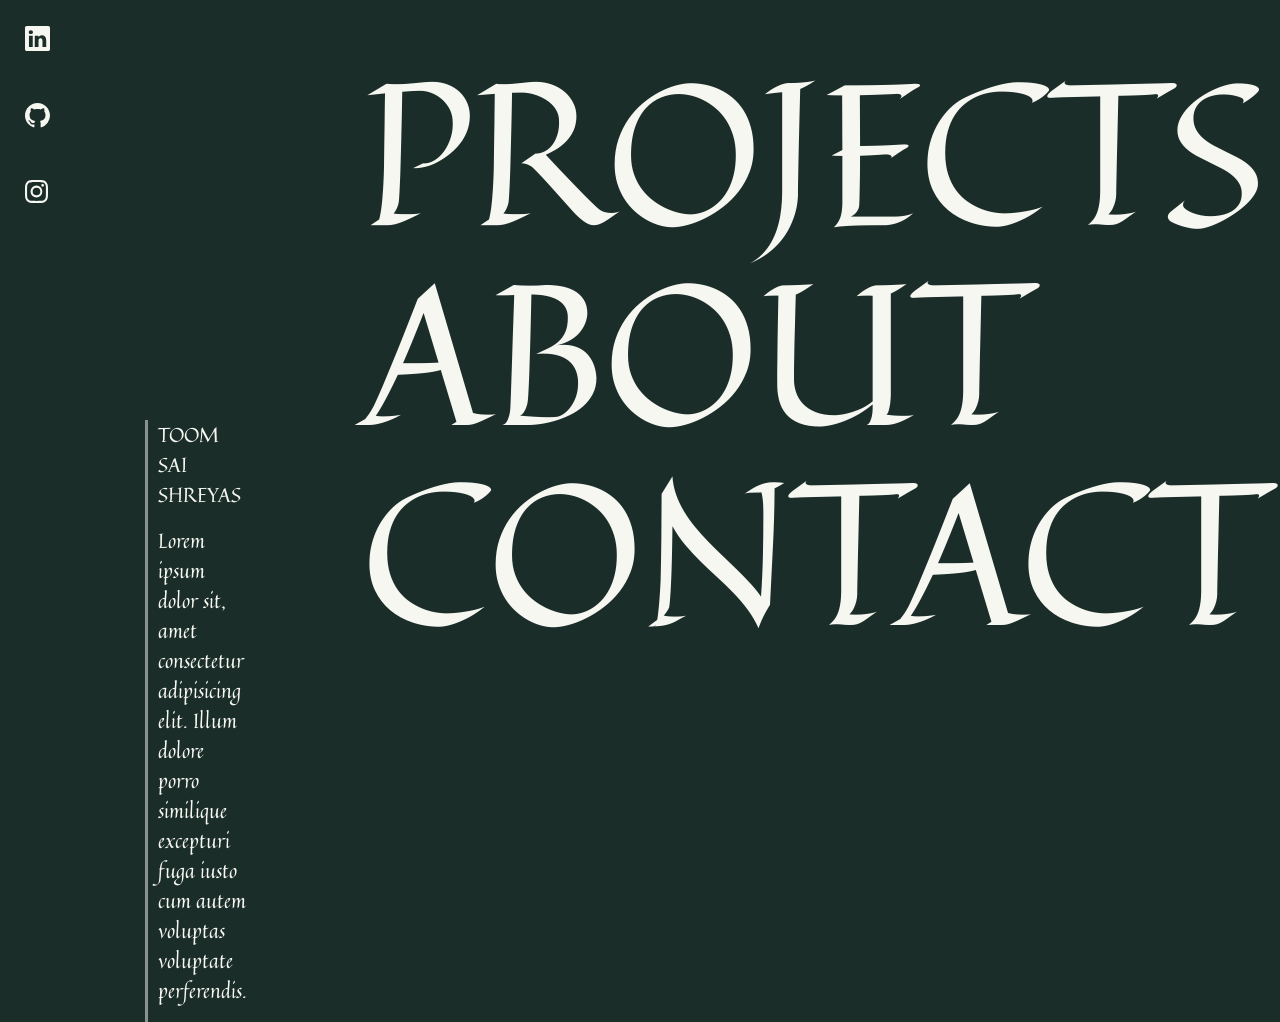
<file: pages/home.html>
<!DOCTYPE html>
<html lang="en">

<head>
    <meta charset="UTF-8">
    <meta name="viewport" content="width=device-width, initial-scale=1.0">
    <link rel="preconnect" href="https://fonts.googleapis.com">
    <link rel="preconnect" href="https://fonts.gstatic.com" crossorigin>
    <link href="https://fonts.googleapis.com/css2?family=Quintessential&family=Raleway:wght@700&display=swap"
        rel="stylesheet">
    <link rel="stylesheet" href="https://cdn.jsdelivr.net/npm/bootstrap@4.5.3/dist/css/bootstrap.min.css"
        integrity="sha384-TX8t27EcRE3e/ihU7zmQxVncDAy5uIKz4rEkgIXeMed4M0jlfIDPvg6uqKI2xXr2" crossorigin="anonymous">
    <link rel="stylesheet" href="../css/home.css">
    <title>T Sai Shreyas</title>
</head>

<body>
    <div class="landing d-inline-flex flex-row text-light">
        <nav class="nav flex-column left-bar">
            <a class="nav-link icon LinkedIn" href="https://www.linkedin.com/in/sai-shreyas-602014311" target="_blank">
                <svg xmlns="http://www.w3.org/2000/svg" width="25" height="25" fill="currentColor"
                    class="bi bi-linkedin" viewBox="0 0 16 16">
                    <path
                        d="M0 1.146C0 .513.526 0 1.175 0h13.65C15.474 0 16 .513 16 1.146v13.708c0 .633-.526 1.146-1.175 1.146H1.175C.526 16 0 15.487 0 14.854zm4.943 12.248V6.169H2.542v7.225zm-1.2-8.212c.837 0 1.358-.554 1.358-1.248-.015-.709-.52-1.248-1.342-1.248S2.4 3.226 2.4 3.934c0 .694.521 1.248 1.327 1.248zm4.908 8.212V9.359c0-.216.016-.432.08-.586.173-.431.568-.878 1.232-.878.869 0 1.216.662 1.216 1.634v3.865h2.401V9.25c0-2.22-1.184-3.252-2.764-3.252-1.274 0-1.845.7-2.165 1.193v.025h-.016l.016-.025V6.169h-2.4c.03.678 0 7.225 0 7.225z" />
                </svg>
            </a>
            <a class="nav-link icon github" href="https://github.com/saishreyast-ui" target="_blank">
                <svg xmlns="http://www.w3.org/2000/svg" width="25" height="25" fill="currentColor" class="bi bi-github"
                    viewBox="0 0 16 16">
                    <path
                        d="M8 0C3.58 0 0 3.58 0 8c0 3.54 2.29 6.53 5.47 7.59.4.07.55-.17.55-.38 0-.19-.01-.82-.01-1.49-2.01.37-2.53-.49-2.69-.94-.09-.23-.48-.94-.82-1.13-.28-.15-.68-.52-.01-.53.63-.01 1.08.58 1.23.82.72 1.21 1.87.87 2.33.66.07-.52.28-.87.51-1.07-1.78-.2-3.64-.89-3.64-3.95 0-.87.31-1.59.82-2.15-.08-.2-.36-1.02.08-2.12 0 0 .67-.21 2.2.82.64-.18 1.32-.27 2-.27s1.36.09 2 .27c1.53-1.04 2.2-.82 2.2-.82.44 1.1.16 1.92.08 2.12.51.56.82 1.27.82 2.15 0 3.07-1.87 3.75-3.65 3.95.29.25.54.73.54 1.48 0 1.07-.01 1.93-.01 2.2 0 .21.15.46.55.38A8.01 8.01 0 0 0 16 8c0-4.42-3.58-8-8-8" />
                </svg>
            </a>
            <!-- <a class="nav-link icon Threads" href="#">
                <svg xmlns="http://www.w3.org/2000/svg" width="25" height="25" fill="currentColor" class="bi bi-threads" viewBox="0 0 16 16">
                    <path d="M6.321 6.016c-.27-.18-1.166-.802-1.166-.802.756-1.081 1.753-1.502 3.132-1.502.975 0 1.803.327 2.394.948s.928 1.509 1.005 2.644q.492.207.905.484c1.109.745 1.719 1.86 1.719 3.137 0 2.716-2.226 5.075-6.256 5.075C4.594 16 1 13.987 1 7.994 1 2.034 4.482 0 8.044 0 9.69 0 13.55.243 15 5.036l-1.36.353C12.516 1.974 10.163 1.43 8.006 1.43c-3.565 0-5.582 2.171-5.582 6.79 0 4.143 2.254 6.343 5.63 6.343 2.777 0 4.847-1.443 4.847-3.556 0-1.438-1.208-2.127-1.27-2.127-.236 1.234-.868 3.31-3.644 3.31-1.618 0-3.013-1.118-3.013-2.582 0-2.09 1.984-2.847 3.55-2.847.586 0 1.294.04 1.663.114 0-.637-.54-1.728-1.9-1.728-1.25 0-1.566.405-1.967.868ZM8.716 8.19c-2.04 0-2.304.87-2.304 1.416 0 .878 1.043 1.168 1.6 1.168 1.02 0 2.067-.282 2.232-2.423a6.2 6.2 0 0 0-1.528-.161"/>
                </svg>
            </a> -->
            <a href="https://www.instagram.com/shreyyyy_2006/" class="nav-link icon insta" target="_blank">
                <svg xmlns="http://www.w3.org/2000/svg" width="23" height="25" fill="currentColor"
                    class="bi bi-instagram" viewBox="0 0 16 16">
                    <path
                        d="M8 0C5.829 0 5.556.01 4.703.048 3.85.088 3.269.222 2.76.42a3.9 3.9 0 0 0-1.417.923A3.9 3.9 0 0 0 .42 2.76C.222 3.268.087 3.85.048 4.7.01 5.555 0 5.827 0 8.001c0 2.172.01 2.444.048 3.297.04.852.174 1.433.372 1.942.205.526.478.972.923 1.417.444.445.89.719 1.416.923.51.198 1.09.333 1.942.372C5.555 15.99 5.827 16 8 16s2.444-.01 3.298-.048c.851-.04 1.434-.174 1.943-.372a3.9 3.9 0 0 0 1.416-.923c.445-.445.718-.891.923-1.417.197-.509.332-1.09.372-1.942C15.99 10.445 16 10.173 16 8s-.01-2.445-.048-3.299c-.04-.851-.175-1.433-.372-1.941a3.9 3.9 0 0 0-.923-1.417A3.9 3.9 0 0 0 13.24.42c-.51-.198-1.092-.333-1.943-.372C10.443.01 10.172 0 7.998 0zm-.717 1.442h.718c2.136 0 2.389.007 3.232.046.78.035 1.204.166 1.486.275.373.145.64.319.92.599s.453.546.598.92c.11.281.24.705.275 1.485.039.843.047 1.096.047 3.231s-.008 2.389-.047 3.232c-.035.78-.166 1.203-.275 1.485a2.5 2.5 0 0 1-.599.919c-.28.28-.546.453-.92.598-.28.11-.704.24-1.485.276-.843.038-1.096.047-3.232.047s-2.39-.009-3.233-.047c-.78-.036-1.203-.166-1.485-.276a2.5 2.5 0 0 1-.92-.598 2.5 2.5 0 0 1-.6-.92c-.109-.281-.24-.705-.275-1.485-.038-.843-.046-1.096-.046-3.233s.008-2.388.046-3.231c.036-.78.166-1.204.276-1.486.145-.373.319-.64.599-.92s.546-.453.92-.598c.282-.11.705-.24 1.485-.276.738-.034 1.024-.044 2.515-.045zm4.988 1.328a.96.96 0 1 0 0 1.92.96.96 0 0 0 0-1.92m-4.27 1.122a4.109 4.109 0 1 0 0 8.217 4.109 4.109 0 0 0 0-8.217m0 1.441a2.667 2.667 0 1 1 0 5.334 2.667 2.667 0 0 1 0-5.334" />
                </svg>
            </a>

        </nav>
        <section class="txt">
            <p class="name">TOOM SAI SHREYAS</p>
            <p class="summary">Lorem ipsum dolor sit, amet consectetur adipisicing elit. Illum dolore porro similique
                excepturi fuga iusto cum autem voluptas voluptate perferendis.</p>
        </section>
        <nav class="nav flex-column mid-bar">
            <a class="nav-link page" href="projects.html">PROJECTS</a>
            <a class="nav-link page" href="about.html">ABOUT</a>
            <a class="nav-link page" href="contact.html">CONTACT</a>
        </nav>
    </div>
</body>

</html>
</file>
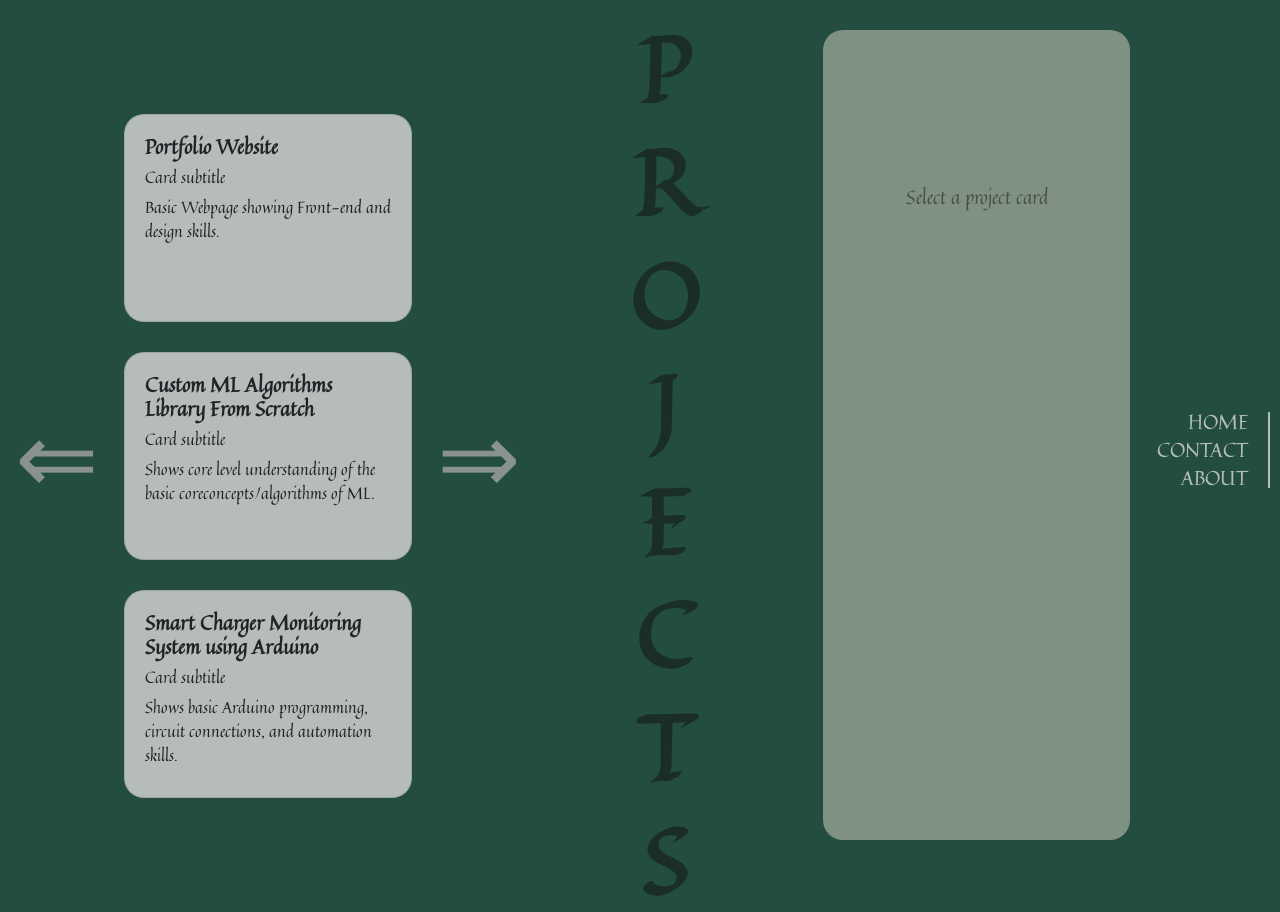
<file: pages/projects.html>
<!DOCTYPE html>
<html lang="en">

<head>
    <meta charset="UTF-8">
    <meta name="viewport" content="width=device-width, initial-scale=1.0">
    <link rel="preconnect" href="https://fonts.googleapis.com">
    <link rel="preconnect" href="https://fonts.gstatic.com" crossorigin>
    <link href="https://fonts.googleapis.com/css2?family=Quintessential&family=Raleway:wght@700&display=swap"
        rel="stylesheet">
    <link rel="stylesheet" href="https://cdn.jsdelivr.net/npm/bootstrap@4.5.3/dist/css/bootstrap.min.css"
        integrity="sha384-TX8t27EcRE3e/ihU7zmQxVncDAy5uIKz4rEkgIXeMed4M0jlfIDPvg6uqKI2xXr2" crossorigin="anonymous">
    <link rel="stylesheet" href="../css/projects.css">
    <link rel="apple-touch-icon" sizes="180x180" href="../assets/favicon_io/apple-touch-icon.png">
    <link rel="icon" type="image/png" sizes="32x32" href="../assets/favicon_io/favicon-32x32.png">
    <link rel="icon" type="image/png" sizes="16x16" href="../assets/favicon_io/favicon-16x16.png">
    <link rel="manifest" href="../assets/favicon_io/site.webmanifest">
    <title>Projects | T Sai Shreyas</title>
</head>

<body>
    <main class="project-page d-flex flex-row">
        <section class="carousel d-flex flex-row align-items-center justify-content-around align-items-center">
            <button class="arrow arrow-left flex-fill"><span>&#8656;</span></button>
            <div class="carousel-stage flex-fill d-flex flex-column">
                <!-- Use JS to place cards here -->
            </div>
            <button class="arrow arrow-right flex-fill"><span>&#8658;</span></button>
        </section>
        <section class="project">
            <h1 class="vert-tit">PROJECTS</h1>
        </section>
        <section class="viewer">
            <!-- Use JS to place elaborate info internal page of selected project here -->
            <div class="show-project selected">
                <div class="view-content">
                    <p>Select a project card</p>
                </div>
            </div>
        </section>
        <nav class="side-nav d-flex flex-column">
            <a href="../index.html" class="jump">HOME</a>
            <a href="contact.html" class="jump">CONTACT</a>
            <a href="about.html" class="jump">ABOUT</a>
        </nav>
    </main>
    <script src="../js/projects.js"></script>
</body>

</html>
</file>
<file: css/home.css>
body{
    background-color: #1a2d29;
    font-family: "Quintessential";
}
.landing {
    justify-content: space-between;
    min-height: 735px;
}
.nav-link {
    color: #F7F7F2;
    display: inline-block;
    width: fit-content;
}
.mid-bar {
    margin-left: 70px;
    display: flex;
    flex-direction: column;
    align-items: flex-start;
    margin-top: 50px;
    width: fit-content;
    height: fit-content;
}
 .page {
    font-size: 200px;
    margin: -5px 20px;
    padding: 5px;
    line-height: 1;
    width: fit-content;
    transition: color 0.25s, transform 1s;
}
.page:hover{
    color: #89928E;
    transform: skewX(-15deg);
}
.icon{
    padding: 25px;
    transition: color 0.25s, transform 1s, box-shadow 0.25s;
}
.icon:hover{
    color: aquamarine;
    transform: translateY(-0.25em);
    box-shadow: 0 0.5em 0.5em -0.4em;
}
.txt{
    margin-top: 420px;
    font-size: 20px;
    max-height: fit-content;
    padding-left: 10px;
    padding-right: 20px;
    color: #F7F7F2;
    max-width: 330px;
    border-left: 3px solid #89928E;
    margin-left: 70px;
}
.txt:hover{
    color: aquamarine;
    transform: translateY(-0.25em);
    box-shadow: 0 0.5em 0.5em -0.4em;
}

@media (max-width: 768px) {
    body {
        overflow-x: hidden;
    }

    .container {
        width: 90%;
        margin: auto;
    }

    .row {
        flex-direction: column;
    }

    img {
        max-width: 100%;
        height: auto;
    }
}

@media (max-width: 480px) {
    h1 {
        font-size: 2.5rem;
    }

    h2 {
        font-size: 2rem;
    }
}
</file>
<file: contact.css>
body{
    background-color: #F7F7F2;
    font-family: "Quintessential";
}
h1{
    margin-top: 8rem;
    margin-left: 2rem;
    font-size: 10rem;
    color: #254439;
    line-height: 10rem;
}
.choices{
    margin-top: 30rem;
    margin-left: 3rem;
}
.btn{
    font-size: 2rem;
    text-align: left;
    transition: transform 0.3s ease;
    color: #254439;
}
.x{
    opacity: 0;
    transition: opacity 0.2s ease;
}
.btn:hover{
    transform: translateX(10px);
}
.btn:hover .x{
    opacity: 1;
}
.btn:focus{
    outline: none;
    box-shadow: none;
}
.yes-info,.no-info{
    opacity: 0;
    transform: translateY(15px);
    transition: opacity 0.4s ease, transform 0.4s ease;
    pointer-events: none;
}
.yes-info.active, .no-info.active{
    opacity: 1;
    transform: translateY(0);
    pointer-events: auto;
}
.response{
    position: absolute;
}
.no-info, .yes-info{
    position: absolute;
    width: 25rem;
    margin-top: 5rem;
    margin-left: 5rem;
    font-size: 30px;
    color: #B6BDB9;
    background-color: #254439;
    padding: 20px;
    border-radius: 10px;
}
.ref{
    color: aquamarine;
    text-decoration: underline;
}
.ref:hover{
    text-decoration: line-through;
    color: aquamarine;
}
.indent{
    padding-left: 30px;
}
.side-nav{
    position: fixed;
    right: 10px;
    top: 50%;
    transform: translateY(-50%);

    align-items: flex-end;
    gap: 8px;

    padding-right: 20px;
    border-right: 2px solid #234d41;
}
.jump{
    color: #234d41;
    font-size: 20px;
    line-height: 1;
    transition: transform 0.2s ease, color 0.2s ease;
}
.jump:hover{
    transform: translateX(-10px);
    color: aquamarine;
    text-decoration: line-through;
}
</file>
<file: home.css>
body{
    background-color: #1a2d29;
    font-family: "Quintessential";
}
.landing{
    justify-content: space-between;
    min-height: 735px;
    min-width: 1400px;
}
.nav-link {
    color: #F7F7F2;
}
.mid-bar{
    margin-left: 70px;
    display: flex;
    flex-direction: column;
    margin-top: 50px;
    max-width: fit-content;
    max-height: fit-content;
}
.page{
    font-size: 200px;
    margin: 20px;
    padding: 5px;
    line-height: 130px;
    transition: color 0.25s, transform 1s;
}
.page:hover{
    color: #89928E;
    transform: skewX(-15deg);
}
.icon{
    padding: 25px;
    transition: color 0.25s, transform 1s, box-shadow 0.25s;
}
.icon:hover{
    color: aquamarine;
    transform: translateY(-0.25em);
    box-shadow: 0 0.5em 0.5em -0.4em;
}
.txt{
    text-align: justify;
    margin-top: 420px;
    font-size: 20px;
    max-height: fit-content;
    padding-left: 10px;
    padding-right: 20px;
    color: #F7F7F2;
    max-width: 330px;
    border-left: 3px solid #89928E;
    margin-left: 70px;
}
.txt:hover{
    color: aquamarine;
    transform: translateY(-0.25em);
    box-shadow: 0 0.5em 0.5em -0.4em;
}
</file>
<file: projects.css>
body{
    background-color: #234d41;
    font-family: "Quintessential";
}
/* Side Nav */
.side-nav{
    position: fixed;
    right: 10px;
    top: 50%;
    transform: translateY(-50%);

    align-items: flex-end;
    gap: 8px;

    padding-right: 20px;
    border-right: 2px solid #234d41;
}
.jump{
    color: #B6BDB9;
    font-size: 20px;
    line-height: 1;
    transition: transform 0.2s ease, color 0.2s ease;
}
.jump:hover{
    transform: translateX(-10px);
    color: aquamarine;
    text-decoration: line-through;
}
/* Side Nav End */

/* Carousel */
.arrow{
    background-color: #234d41;
    color: #89928E;
    border: none;
    font-size: 100px;
}
.arrow:focus{
    box-shadow: none;
    outline: none;
}
.arrow-left{
    padding: 20px 10px 20px 15px;
}
.arrow-right{
    padding: 20px 15px 20px 10px;
}
.card{
    margin: 15px;
    width: 18rem;
    height: 13rem;
    background-color: #B6BDB9;
    border-radius: 20px;
}
.card:hover{
    color: aquamarine;
    background-color: #1A2D29;
    transform: translateY(-0.25em);
    box-shadow: 0 0.5em 0.5em -0.4em;
}
.card-title{
    font-weight: 600;
    margin-bottom: 15px;
}
/* carousel end */

/* Proj Title */
.project{
    align-self: center;
    writing-mode: vertical-rl;
    text-orientation: upright;
}
.vert-tit{
    font-size: 10vh;
    font-weight: 1000;
    color: #1A2D29;
    letter-spacing: -25px;
}
/* Proj Title end */

/* Viewer */
.viewer{
    height: 90vh;
    width: 100vh;
    overflow-y: auto;
    margin: 30px;
    margin-right: 150px;
    padding: 30px;
    background-color: #7f9183;
    border-radius: 20px;
}
.view-content{
    height: 100%;
    display: flex;
    justify-content: center;
    align-items: center;
}
.view-content p{
    font-size: 1.2rem;
    opacity: 0.6;
    color: #252323;
    margin-top: 50%;
}
</file>
<file: css/about.css>
html {
    scrollbar-width: thin;
    scrollbar-color: aquamarine transparent;
}

body {
    padding-top: 56px;
    font-family: "Quintessential";
    color: #234d41;
}

/* Side Nav */
.side-nav {
    position: fixed;
    right: 10px;
    top: 50%;
    transform: translateY(-50%);

    align-items: flex-end;
    gap: 8px;

    padding-right: 20px;
    border-right: 2px solid #234d41;
}

.jump {
    color: #254439;
    font-size: 20px;
    line-height: 1;
    transition: transform 0.2s ease, color 0.2s ease;
}

.jump:hover {
    transform: translateX(-10px);
    color: aquamarine;
    text-decoration: line-through;
}

/* Side Nav End */


/*INTRO*/
.about-intro {
    min-height: 75vh;

    display: flex;
    align-items: center;

    padding: 80px 0;
}

/*INTRO end*/

/*journey*/
.timeline-section {
    padding: 100px 0;
}

.timeline {
    position: relative;

    max-width: 900px;

    margin: 0 auto;

    padding: 20px 0;
}

.timeline::before {
    content: "";

    position: absolute;

    top: 0;
    bottom: 0;

    left: 50%;

    width: 2px;
    max-width: 100%;

    background: #dee2e6;

    transform: translateX(-50%);
}

.timeline-item {
    position: relative;

    width: 50%;

    padding: 20px 40px;
}

.timeline-item:nth-child(odd) {
    left: 0;

    text-align: right;
}

.timeline-item:nth-child(even) {
    left: 50%;
}

.timeline-dot {
    position: absolute;

    top: 30px;

    width: 14px;
    max-width: 100%;
    height: 14px;

    border-radius: 50%;

    background: #343a40;

    border: 3px solid white;

    box-shadow: 0 0 0 2px #343a40;
}

.timeline-item:nth-child(odd) .timeline-dot {
    right: -7px;
}

.timeline-item:nth-child(even) .timeline-dot {
    left: -7px;
}

.timeline-content {
    padding: 25px;

    background: white;

    border-radius: 8px;

    box-shadow: 0 3px 15px rgba(0, 0, 0, 0.08);
}

.timeline-year {
    display: block;

    font-size: 0.85rem;

    font-weight: bold;

    color: #6c757d;

    margin-bottom: 8px;
}

/*journey end*/

/*skills*/
.skills-section {
    padding: 80px 0;
}

.skill-card {
    border-radius: 8px;

    transition: transform 0.2s ease,
        box-shadow 0.2s ease;
}

.skill-card:hover {
    transform: translateY(-5px);

    box-shadow: 0 8px 20px rgba(0, 0, 0, 0.08);
}

/*skills end*/

.contact-section {
    padding: 80px 0;
}


@media (max-width: 768px) {
    body {
        overflow-x: hidden;
    }

    .container {
        width: 90%;
        margin: auto;
    }

    .row {
        flex-direction: column;
    }

    img {
        max-width: 100%;
        height: auto;
    }
}

@media (max-width: 480px) {
    h1 {
        font-size: 2.5rem;
    }

    h2 {
        font-size: 2rem;
    }
}
</file>
<file: css/contact.css>
body{
    background-color: #F7F7F2;
    font-family: "Quintessential";
}
h1{
    margin-top: 8rem;
    margin-left: 2rem;
    font-size: 10rem;
    color: #254439;
    line-height: 10rem;
}
.choices{
    margin-top: 30rem;
    margin-left: 3rem;
}
.btn{
    font-size: 2rem;
    text-align: left;
    transition: transform 0.3s ease;
    color: #254439;
}
.x{
    opacity: 0;
    transition: opacity 0.2s ease;
}
.btn:hover{
    transform: translateX(10px);
}
.btn:hover .x{
    opacity: 1;
}
.btn:focus{
    outline: none;
    box-shadow: none;
}
.yes-info,.no-info{
    opacity: 0;
    transform: translateY(15px);
    transition: opacity 0.4s ease, transform 0.4s ease;
    pointer-events: none;
}
.yes-info.active, .no-info.active{
    opacity: 1;
    transform: translateY(0);
    pointer-events: auto;
}
.response{
    position: absolute;
}
.no-info, .yes-info{
    position: absolute;
    width: 25rem;
    margin-top: 5rem;
    margin-left: 5rem;
    font-size: 30px;
    color: #B6BDB9;
    background-color: #254439;
    padding: 20px;
    border-radius: 10px;
}
.ref{
    color: aquamarine;
    text-decoration: underline;
}
.ref:hover{
    text-decoration: line-through;
    color: aquamarine;
}
.indent{
    padding-left: 30px;
}
.side-nav{
    position: fixed;
    right: 10px;
    top: 50%;
    transform: translateY(-50%);

    align-items: flex-end;
    gap: 8px;

    padding-right: 20px;
    border-right: 2px solid #234d41;
}
.jump{
    color: #234d41;
    font-size: 20px;
    line-height: 1;
    transition: transform 0.2s ease, color 0.2s ease;
}
.jump:hover{
    transform: translateX(-10px);
    color: aquamarine;
    text-decoration: line-through;
}
</file>
<file: css/projects.css>
body{
    background-color: #234d41;
    font-family: "Quintessential";
}
/* Side Nav */
.side-nav{
    position: fixed;
    right: 10px;
    top: 50%;
    transform: translateY(-50%);

    align-items: flex-end;
    gap: 8px;

    padding-right: 20px;
    border-right: 2px solid #B6BDB9;
}
.jump{
    color: #B6BDB9;
    font-size: 20px;
    line-height: 1;
    transition: transform 0.2s ease, color 0.2s ease;
}
.jump:hover{
    transform: translateX(-10px);
    color: aquamarine;
    text-decoration: line-through;
}
/* Side Nav End */

/* Carousel */
.arrow{
    background-color: #234d41;
    color: #89928E;
    border: none;
    font-size: 100px;
}
.arrow:focus{
    box-shadow: none;
    outline: none;
}
.arrow-left{
    padding: 20px 10px 20px 15px;
}
.arrow-right{
    padding: 20px 15px 20px 10px;
}
.card{
    margin: 15px;
    width: 18rem;
    max-width: 100%;
    height: 13rem;
    background-color: #B6BDB9;
    border-radius: 20px;
}
.card:hover{
    color: aquamarine;
    background-color: #1A2D29;
    transform: translateY(-0.25em);
    box-shadow: 0 0.5em 0.5em -0.4em;
}
.card-title{
    font-weight: 600;
    margin-bottom: 15px;
}
/* carousel end */

/* Proj Title */
.project{
    align-self: center;
    writing-mode: vertical-rl;
    text-orientation: upright;
}
.vert-tit{
    font-size: 10vh;
    font-weight: 1000;
    color: #1A2D29;
    letter-spacing: -25px;
}
/* Proj Title end */

/* Viewer */
.viewer{
    height: 90vh;
    width: 100vh;
    max-width: 100%;
    overflow-y: auto;
    margin: 30px;
    margin-right: 150px;
    padding: 30px;
    background-color: #7f9183;
    border-radius: 20px;
    scrollbar-width: thin;
    scrollbar-color: aquamarine transparent;
}
.view-content{
    height: 100%;
    display: flex;
    justify-content: center;
    align-items: center;
}
.view-content p{
    font-size: 1.2rem;
    opacity: 0.6;
    color: #252323;
    margin-top: 50%;
}

@media (max-width: 768px) {
    body {
        overflow-x: hidden;
    }

    .container {
        width: 90%;
        margin: auto;
    }

    .row {
        flex-direction: column;
    }

    img {
        max-width: 100%;
        height: auto;
    }
}

@media (max-width: 480px) {
    h1 {
        font-size: 2.5rem;
    }

    h2 {
        font-size: 2rem;
    }
}
</file>
